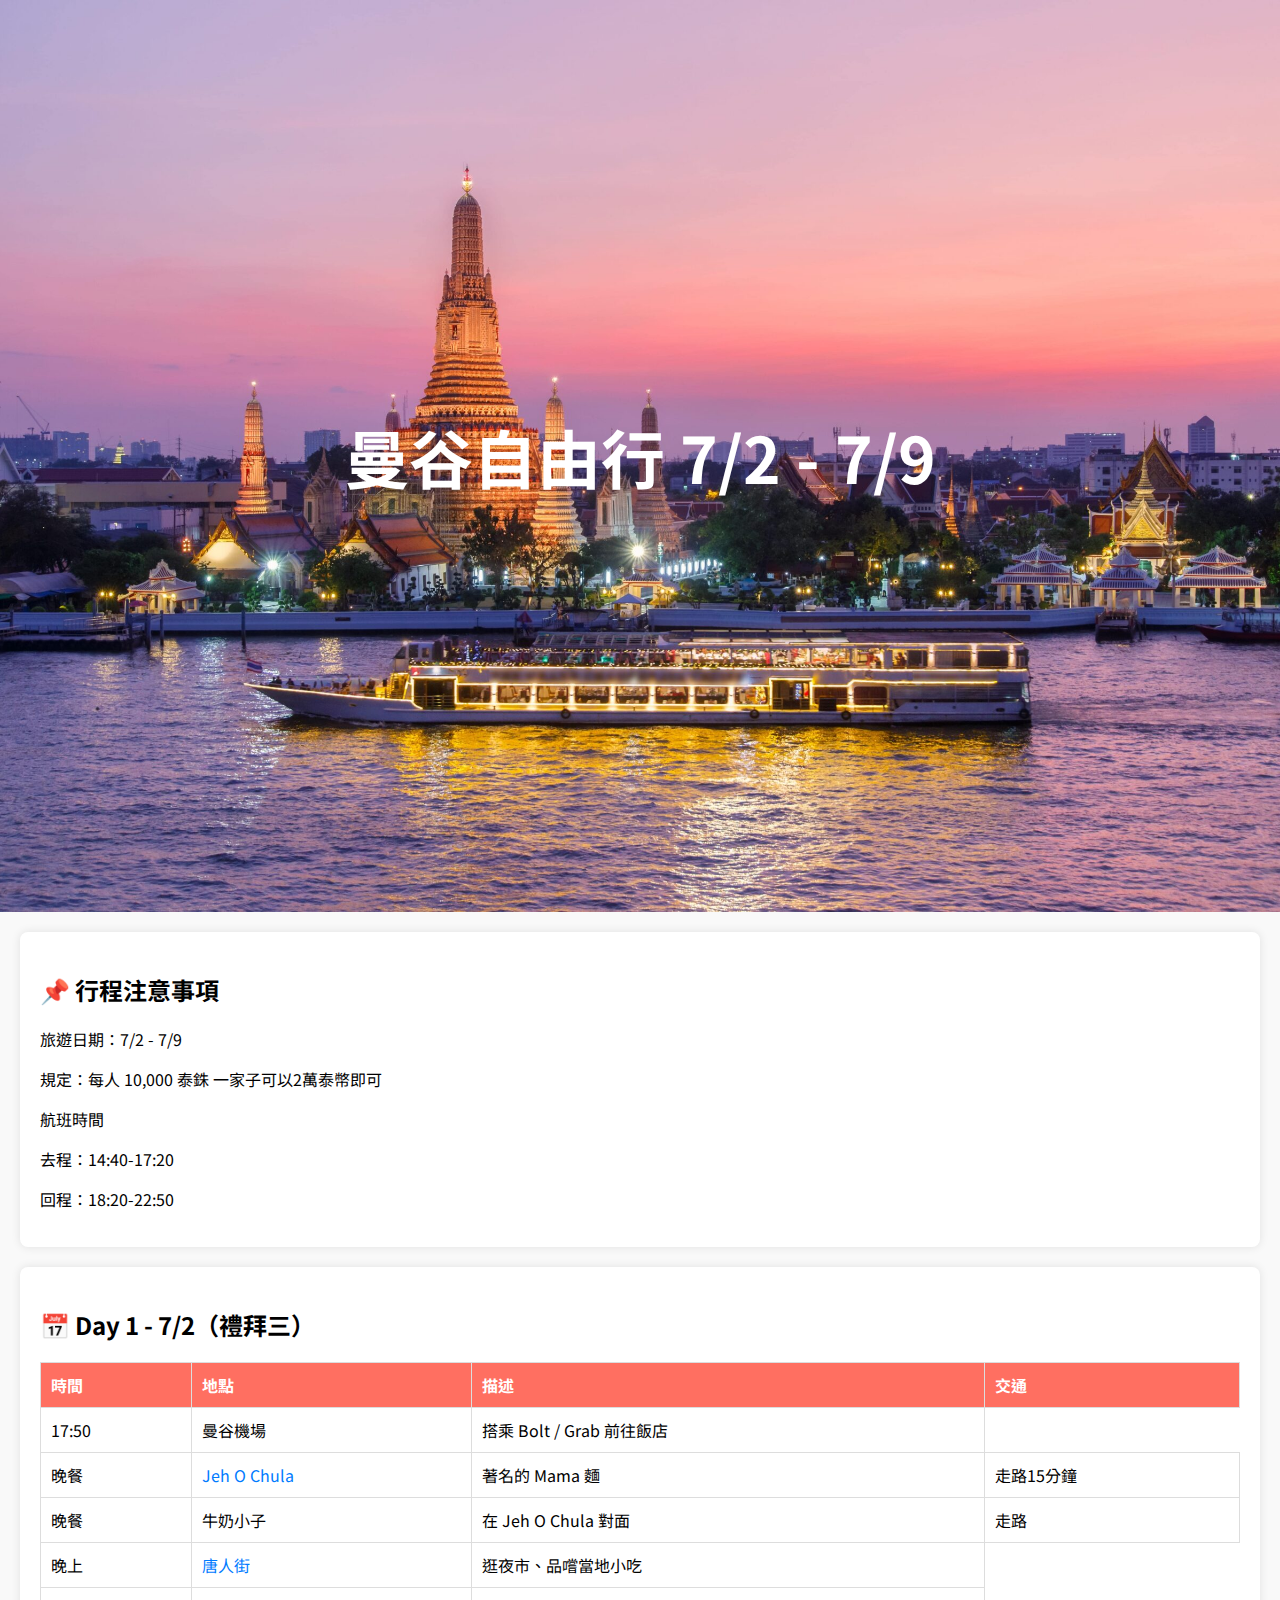
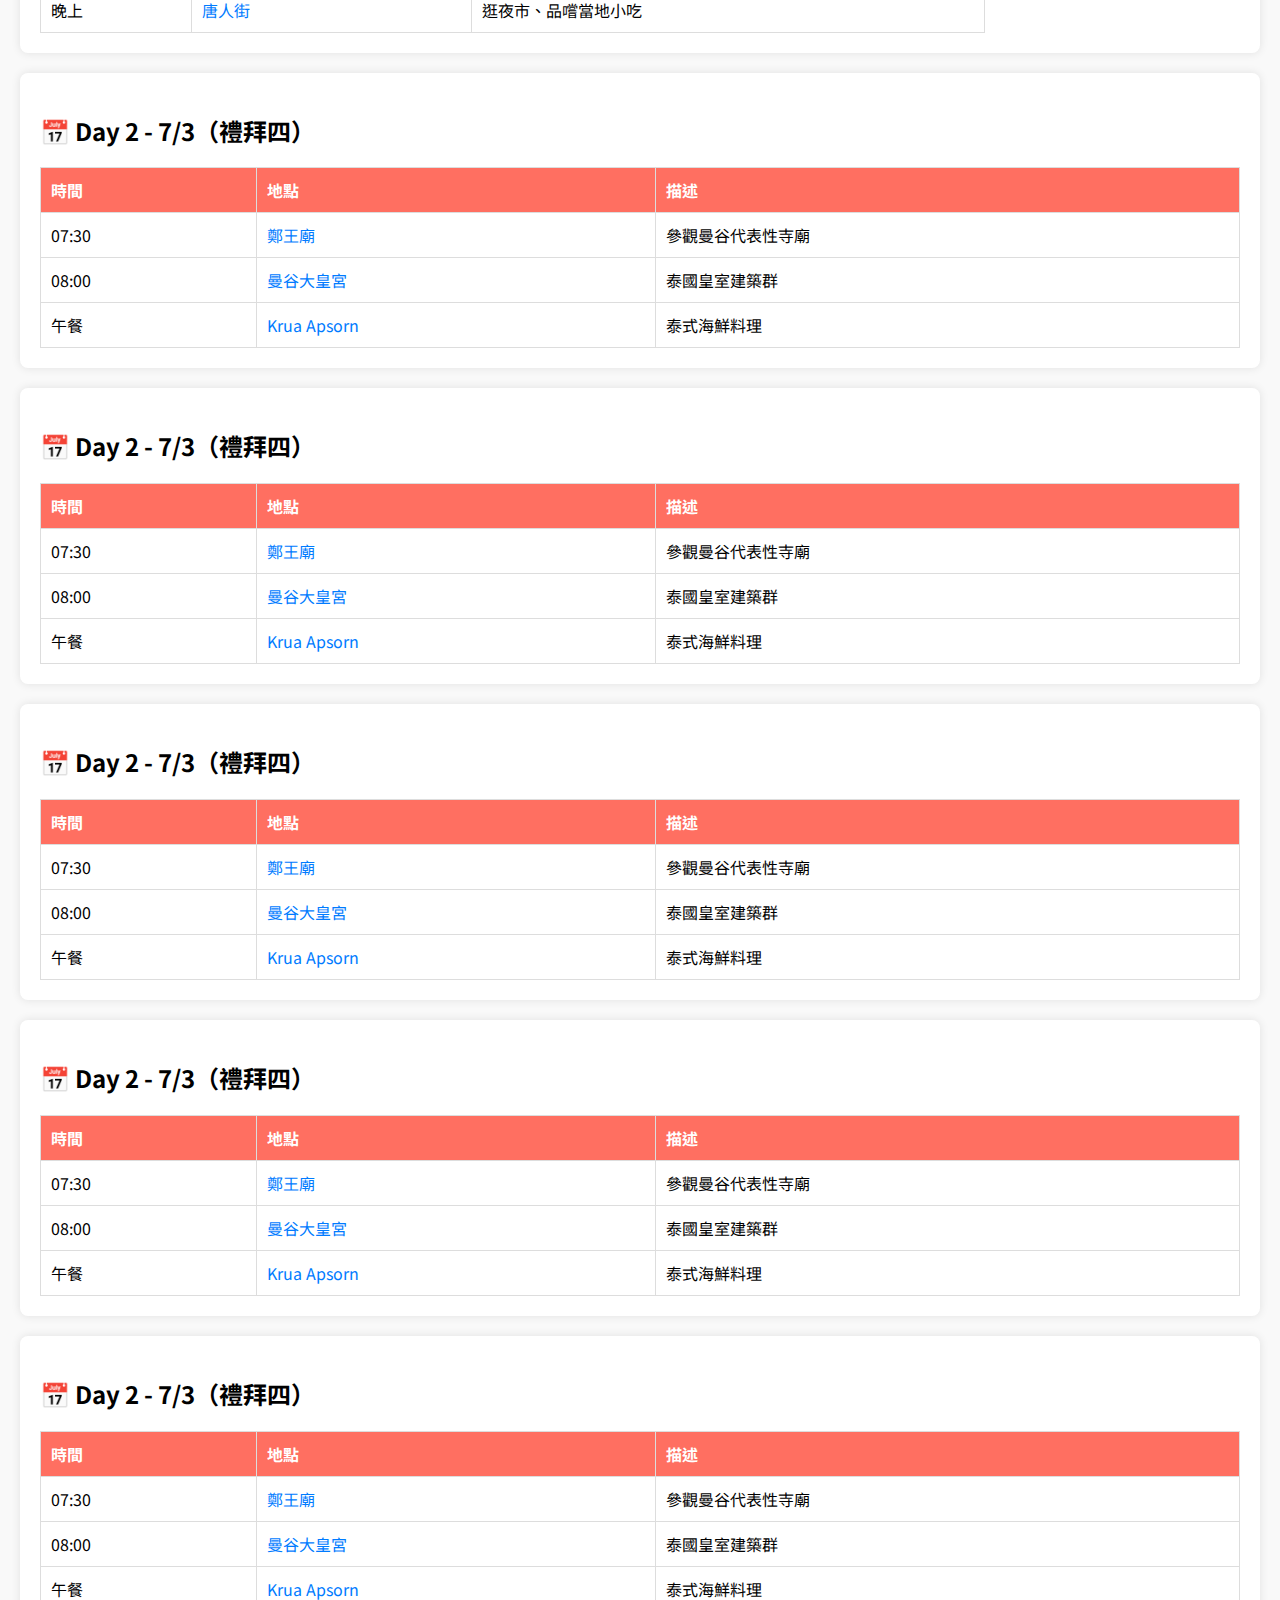
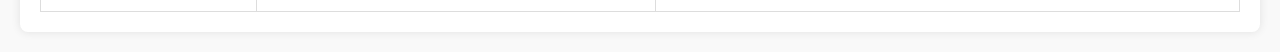
<file: 123.html>
<!DOCTYPE html>
<html lang="zh-TW">
<head>
    <meta charset="UTF-8">
    <meta name="viewport" content="width=device-width, initial-scale=1.0">
    <title>曼谷自由行行程表</title>
    <link rel="stylesheet" href="style.css">
</head>
<body>

    <header>
        <h1>曼谷自由行 7/2 - 7/9</h1>
    </header>

    <main>
        <section class="trip-info">
            <h2>📌 行程注意事項</h2>
            <p>旅遊日期：7/2 - 7/9</p>
            <p>規定：每人 10,000 泰銖   一家子可以2萬泰幣即可</p>
            <p>航班時間</p>
            <p>去程：14:40-17:20</p>
            <p>回程：18:20-22:50</p>
        </section>

        <!-- Day 1 -->
        <section id="day1" class="day">
            <h2>📅 Day 1 - 7/2（禮拜三）</h2>
            <table>
                <tr>
                    <th>時間</th>
                    <th>地點</th>
                    <th>描述</th>
                    <th>交通</th>
                </tr>
                <tr>
                    <td>17:50</td>
                    <td>曼谷機場</td>
                    <td>搭乘 Bolt / Grab 前往飯店</td>
                </tr>
                <tr>
                    <td>晚餐</td>
                    <td><a href="https://maps.app.goo.gl/kFQLrkgV8mnQhbPK8" target="_blank">Jeh O Chula</a></td>
                    <td>著名的 Mama 麵</td>
                    <td>走路15分鐘</td>
                </tr>
                <tr>
                    <td>晚餐</td>
                    <td>牛奶小子</td>
                    <td>在 Jeh O Chula 對面</td>
                    <td>走路</td>
                </tr>
                <tr>
                    <td>晚上</td>
                    <td><a href="https://goo.gl/maps/vzWx7hJozXwRP8u27" target="_blank">唐人街</a></td>
                    <td>逛夜市、品嚐當地小吃</td>
                </tr>
                <tr>
                    <td>晚上</td>
                    <td><a href="https://goo.gl/maps/vzWx7hJozXwRP8u27" target="_blank">唐人街</a></td>
                    <td>逛夜市、品嚐當地小吃</td>
                </tr>
            </table>
        </section>

        <!-- day 2 -->
        <section id="day2" class="day">
            <h2>📅 Day 2 - 7/3（禮拜四）</h2>
            <table>
                <tr>
                    <th>時間</th>
                    <th>地點</th>
                    <th>描述</th>
                </tr>
                <tr>
                    <td>07:30</td>
                    <td><a href="https://goo.gl/maps/Q5RY7YH9S7H2" target="_blank">鄭王廟</a></td>
                    <td>參觀曼谷代表性寺廟</td>
                </tr>
                <tr>
                    <td>08:00</td>
                    <td><a href="https://goo.gl/maps/DrGx2HcfMfRp5j6x5" target="_blank">曼谷大皇宮</a></td>
                    <td>泰國皇室建築群</td>
                </tr>
                <tr>
                    <td>午餐</td>
                    <td><a href="https://goo.gl/maps/Af5q6nF99d62" target="_blank">Krua Apsorn</a></td>
                    <td>泰式海鮮料理</td>
                </tr>
            </table>
        </section>
    </main>
    
    <!-- day 3 -->
    <section id="day2" class="day">
        <h2>📅 Day 2 - 7/3（禮拜四）</h2>
        <table>
            <tr>
                <th>時間</th>
                <th>地點</th>
                <th>描述</th>
            </tr>
            <tr>
                <td>07:30</td>
                <td><a href="https://goo.gl/maps/Q5RY7YH9S7H2" target="_blank">鄭王廟</a></td>
                <td>參觀曼谷代表性寺廟</td>
            </tr>
            <tr>
                <td>08:00</td>
                <td><a href="https://goo.gl/maps/DrGx2HcfMfRp5j6x5" target="_blank">曼谷大皇宮</a></td>
                <td>泰國皇室建築群</td>
            </tr>
            <tr>
                <td>午餐</td>
                <td><a href="https://goo.gl/maps/Af5q6nF99d62" target="_blank">Krua Apsorn</a></td>
                <td>泰式海鮮料理</td>
            </tr>
        </table>
    </section>
</main>
<!-- day4 -->
<section id="day2" class="day">
    <h2>📅 Day 2 - 7/3（禮拜四）</h2>
    <table>
        <tr>
            <th>時間</th>
            <th>地點</th>
            <th>描述</th>
        </tr>
        <tr>
            <td>07:30</td>
            <td><a href="https://goo.gl/maps/Q5RY7YH9S7H2" target="_blank">鄭王廟</a></td>
            <td>參觀曼谷代表性寺廟</td>
        </tr>
        <tr>
            <td>08:00</td>
            <td><a href="https://goo.gl/maps/DrGx2HcfMfRp5j6x5" target="_blank">曼谷大皇宮</a></td>
            <td>泰國皇室建築群</td>
        </tr>
        <tr>
            <td>午餐</td>
            <td><a href="https://goo.gl/maps/Af5q6nF99d62" target="_blank">Krua Apsorn</a></td>
            <td>泰式海鮮料理</td>
        </tr>
    </table>
</section>
</main>
<!-- day5-->
<section id="day2" class="day">
    <h2>📅 Day 2 - 7/3（禮拜四）</h2>
    <table>
        <tr>
            <th>時間</th>
            <th>地點</th>
            <th>描述</th>
        </tr>
        <tr>
            <td>07:30</td>
            <td><a href="https://goo.gl/maps/Q5RY7YH9S7H2" target="_blank">鄭王廟</a></td>
            <td>參觀曼谷代表性寺廟</td>
        </tr>
        <tr>
            <td>08:00</td>
            <td><a href="https://goo.gl/maps/DrGx2HcfMfRp5j6x5" target="_blank">曼谷大皇宮</a></td>
            <td>泰國皇室建築群</td>
        </tr>
        <tr>
            <td>午餐</td>
            <td><a href="https://goo.gl/maps/Af5q6nF99d62" target="_blank">Krua Apsorn</a></td>
            <td>泰式海鮮料理</td>
        </tr>
    </table>
</section>
</main>
<!-- day6 -->
<section id="day2" class="day">
    <h2>📅 Day 2 - 7/3（禮拜四）</h2>
    <table>
        <tr>
            <th>時間</th>
            <th>地點</th>
            <th>描述</th>
        </tr>
        <tr>
            <td>07:30</td>
            <td><a href="https://goo.gl/maps/Q5RY7YH9S7H2" target="_blank">鄭王廟</a></td>
            <td>參觀曼谷代表性寺廟</td>
        </tr>
        <tr>
            <td>08:00</td>
            <td><a href="https://goo.gl/maps/DrGx2HcfMfRp5j6x5" target="_blank">曼谷大皇宮</a></td>
            <td>泰國皇室建築群</td>
        </tr>
        <tr>
            <td>午餐</td>
            <td><a href="https://goo.gl/maps/Af5q6nF99d62" target="_blank">Krua Apsorn</a></td>
            <td>泰式海鮮料理</td>
        </tr>
    </table>
</section>
</main>


    <script src="script.js"></script>

</body>
</html>
</file>
<file: style.css>
@import url('https://fonts.googleapis.com/css2?family=Noto+Sans+TC:wght@400;700&display=swap');

body {
    font-family: 'Noto Sans TC', sans-serif;
    margin: 0;
    padding: 0;
    background-color: #f9f9f9;
}

header {
    background: url('封面.jpg') center bottom/cover no-repeat;
    color: white;
    text-align: center;
    padding: 8em 1.5em;
    font-size: 32px;
    font-weight: bold;
    height: 400px;
    display: flex;
    align-items: center;
    justify-content: center;
}

.trip-info {
    background: white;
    padding: 20px;
    margin: 20px;
    border-radius: 8px;
    box-shadow: 0 0 10px rgba(0, 0, 0, 0.1);
}

.day {
    background: white;
    padding: 20px;
    margin: 20px;
    border-radius: 8px;
    box-shadow: 0 0 10px rgba(0, 0, 0, 0.1);
}

.photo-gallery {
    margin-top: 20px;
}

.gallery {
    display: flex;
    flex-wrap: wrap; /* 讓圖片能自動換行 */
    gap: 15px;
}

.photo-item {
    text-align: center;
    width: 100%; /* 設定每個圖片項目的寬度為 100% */
    max-width: 200px; /* 限制最大寬度為 200px */
}

.photo-item img {
    width: 100%; /* 圖片寬度跟隨父容器 */
    height: 200px; /* 固定高度 */
    object-fit: cover; /* 保持圖片比例並填滿方框 */
    border-radius: 8px;
    box-shadow: 0 0 10px rgba(0, 0, 0, 0.1);
}

.photo-item p {
    margin-top: 10px;
    font-size: 14px;
    color: #333;
}

table {
    width: 100%;
    border-collapse: collapse;
    margin-top: 10px;
}

th, td {
    border: 1px solid #ddd;
    padding: 10px;
    text-align: left;
}

th {
    background: #ff6f61;
    color: white;
}

td a {
    color: #007bff;
    text-decoration: none;
}

td a:hover {
    text-decoration: underline;
}
/* 燈箱背景（預設隱藏） */
.lightbox {
    display: none; /* 預設不顯示 */
    position: fixed;
    top: 0;
    left: 0;
    width: 100%;
    height: 100%;
    background: rgba(0, 0, 0, 0.8);
    justify-content: center;
    align-items: center;
    z-index: 1000;
}

/* 放大圖片的樣式 */
.lightbox img {
    max-width: 90%;
    max-height: 90%;
    border-radius: 8px;
    box-shadow: 0 0 15px rgba(255, 255, 255, 0.5);
}

/* 點擊燈箱時關閉 */
.lightbox:active {
    display: none;
}


@media (max-width: 768px) {
    header {
        height: 250px;
        font-size: 24px;
        padding: 4em 1em;
    }
}
</file>
